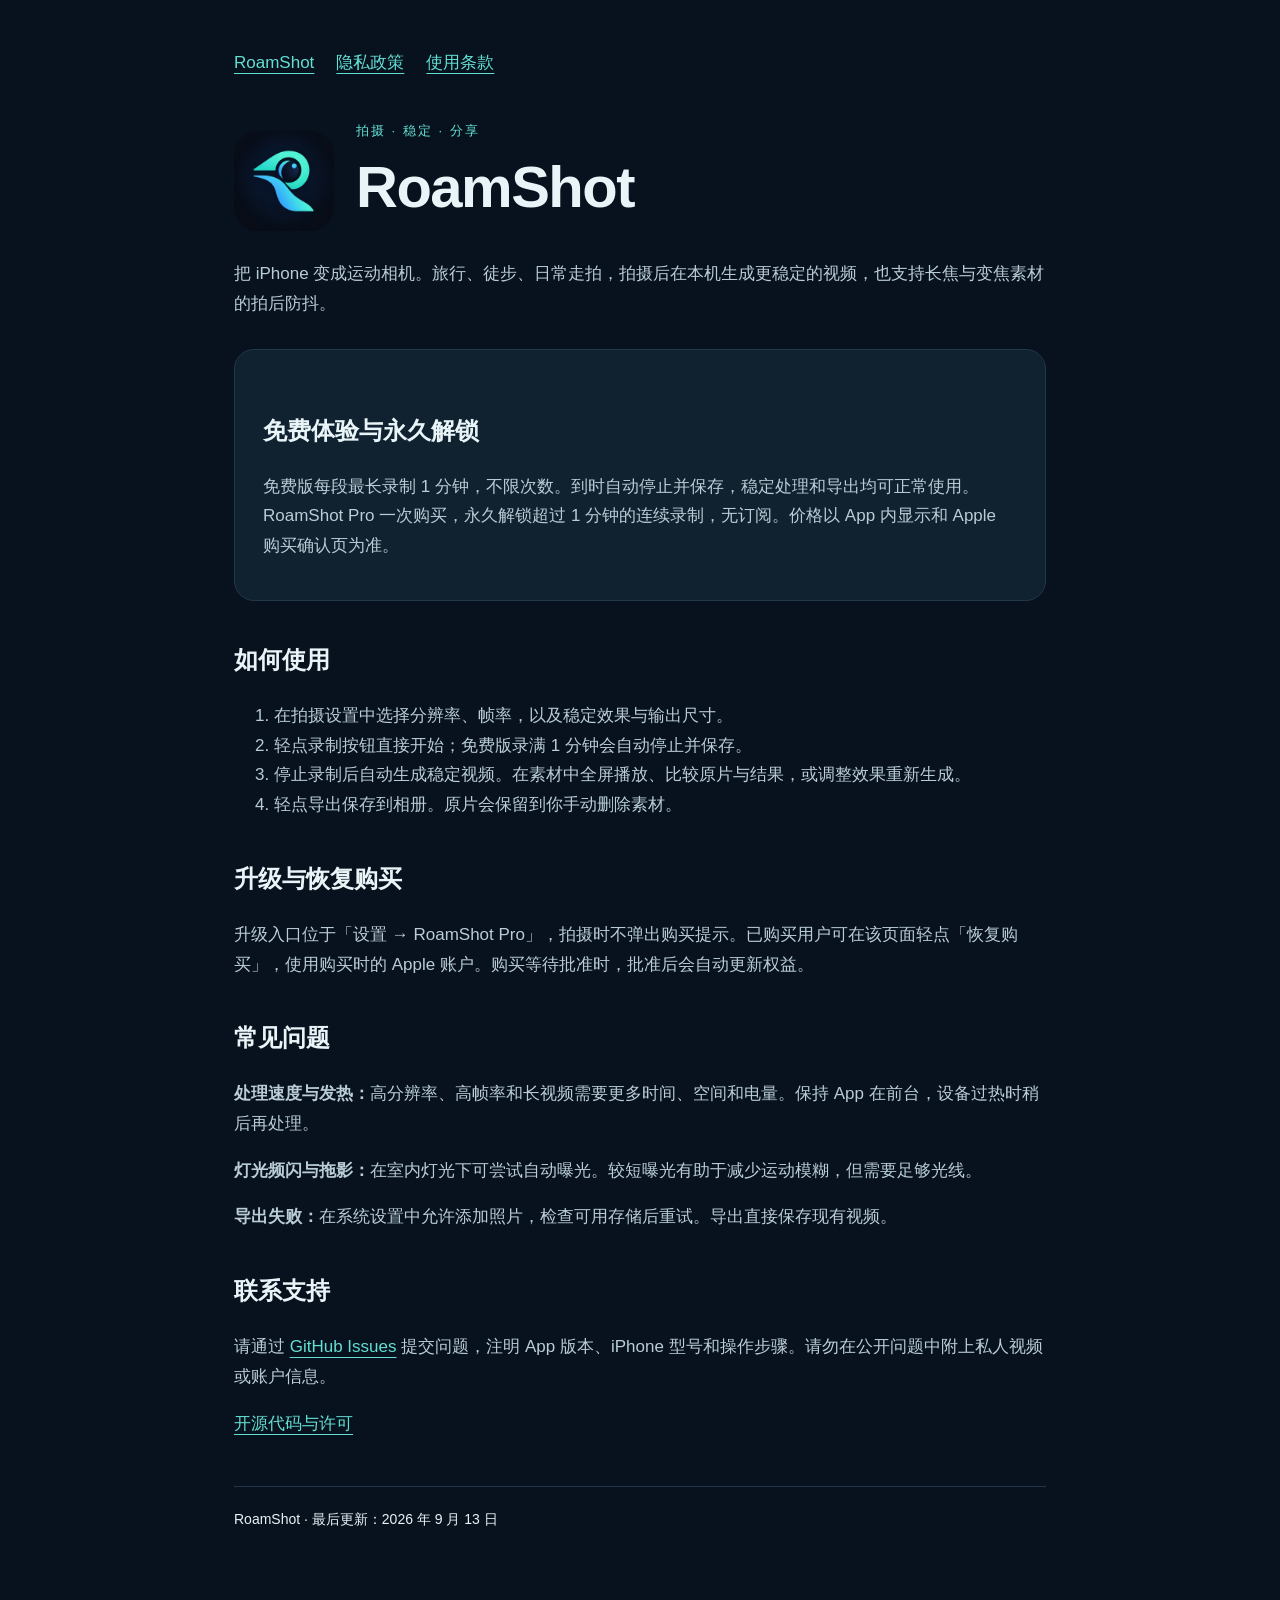
<file: index.html>
<!doctype html><html lang="zh-CN"><meta charset="utf-8"><meta name="viewport" content="width=device-width, initial-scale=1"><title>RoamShot · 支持与帮助</title><link rel="stylesheet" href="style.css"><nav><a href="index.html">RoamShot</a><a href="privacy.html">隐私政策</a><a href="terms.html">使用条款</a></nav><main><div class="brand"><img class="icon" src="icon.png" alt="RoamShot 图标"><div><div class="tag">拍摄 · 稳定 · 分享</div><h1>RoamShot</h1></div></div><p>把 iPhone 变成运动相机。旅行、徒步、日常走拍，拍摄后在本机生成更稳定的视频，也支持长焦与变焦素材的拍后防抖。</p><section><h2>免费体验与永久解锁</h2><p>免费版每段最长录制 1 分钟，不限次数。到时自动停止并保存，稳定处理和导出均可正常使用。RoamShot Pro 一次购买，永久解锁超过 1 分钟的连续录制，无订阅。价格以 App 内显示和 Apple 购买确认页为准。</p></section><h2>如何使用</h2><ol><li>在拍摄设置中选择分辨率、帧率，以及稳定效果与输出尺寸。</li><li>轻点录制按钮直接开始；免费版录满 1 分钟会自动停止并保存。</li><li>停止录制后自动生成稳定视频。在素材中全屏播放、比较原片与结果，或调整效果重新生成。</li><li>轻点导出保存到相册。原片会保留到你手动删除素材。</li></ol><h2>升级与恢复购买</h2><p>升级入口位于「设置 → RoamShot Pro」，拍摄时不弹出购买提示。已购买用户可在该页面轻点「恢复购买」，使用购买时的 Apple 账户。购买等待批准时，批准后会自动更新权益。</p><h2>常见问题</h2><p><strong>处理速度与发热：</strong>高分辨率、高帧率和长视频需要更多时间、空间和电量。保持 App 在前台，设备过热时稍后再处理。</p><p><strong>灯光频闪与拖影：</strong>在室内灯光下可尝试自动曝光。较短曝光有助于减少运动模糊，但需要足够光线。</p><p><strong>导出失败：</strong>在系统设置中允许添加照片，检查可用存储后重试。导出直接保存现有视频。</p><h2>联系支持</h2><p>请通过 <a href="https://github.com/ydsf16/ios_action_camera/issues">GitHub Issues</a> 提交问题，注明 App 版本、iPhone 型号和操作步骤。请勿在公开问题中附上私人视频或账户信息。</p><p><a href="https://github.com/ydsf16/ios_action_camera">开源代码与许可</a></p></main><footer>RoamShot · 最后更新：2026 年 9 月 13 日</footer></html>
</file>
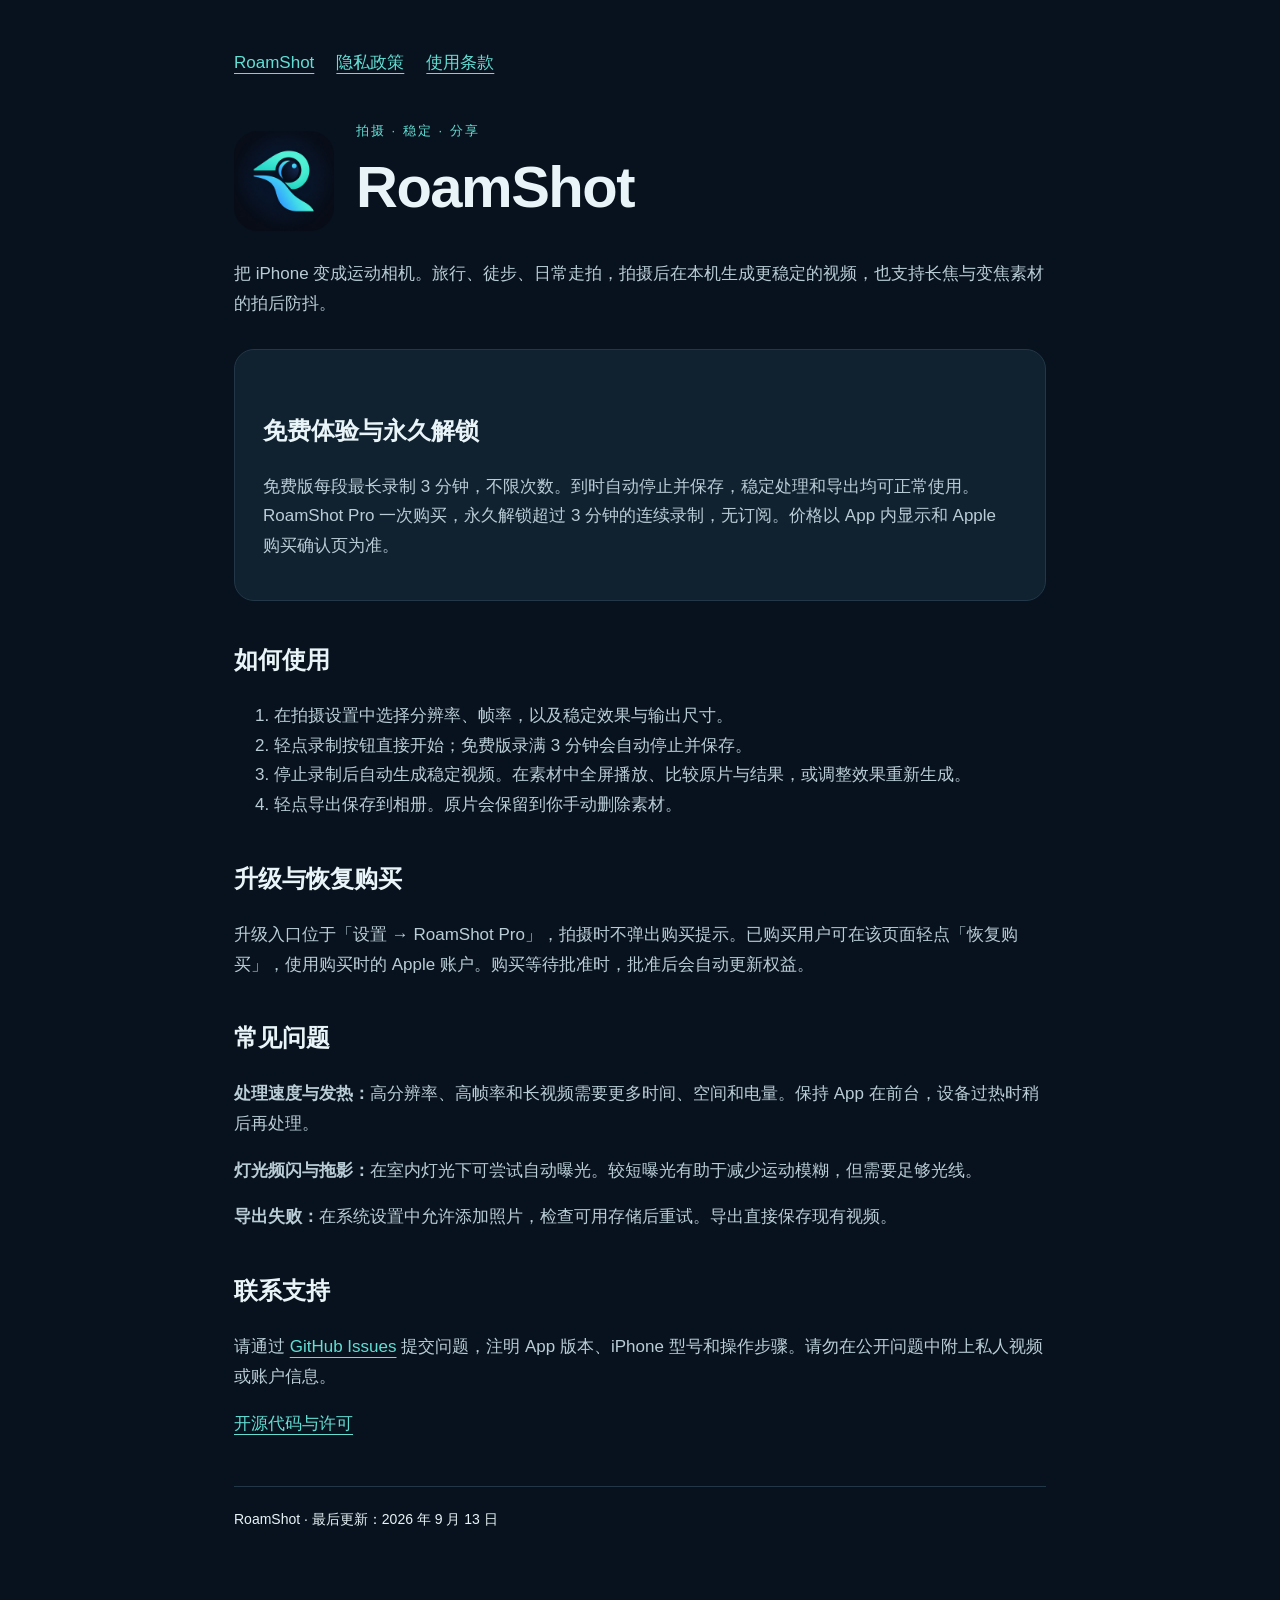
<file: docs/site/index.html>
<!doctype html><html lang="zh-CN"><meta charset="utf-8"><meta name="viewport" content="width=device-width, initial-scale=1"><title>RoamShot · 支持与帮助</title><link rel="stylesheet" href="style.css"><nav><a href="index.html">RoamShot</a><a href="privacy.html">隐私政策</a><a href="terms.html">使用条款</a></nav><main><div class="brand"><img class="icon" src="icon.png" alt="RoamShot 图标"><div><div class="tag">拍摄 · 稳定 · 分享</div><h1>RoamShot</h1></div></div><p>把 iPhone 变成运动相机。旅行、徒步、日常走拍，拍摄后在本机生成更稳定的视频，也支持长焦与变焦素材的拍后防抖。</p><section><h2>免费体验与永久解锁</h2><p>免费版每段最长录制 3 分钟，不限次数。到时自动停止并保存，稳定处理和导出均可正常使用。RoamShot Pro 一次购买，永久解锁超过 3 分钟的连续录制，无订阅。价格以 App 内显示和 Apple 购买确认页为准。</p></section><h2>如何使用</h2><ol><li>在拍摄设置中选择分辨率、帧率，以及稳定效果与输出尺寸。</li><li>轻点录制按钮直接开始；免费版录满 3 分钟会自动停止并保存。</li><li>停止录制后自动生成稳定视频。在素材中全屏播放、比较原片与结果，或调整效果重新生成。</li><li>轻点导出保存到相册。原片会保留到你手动删除素材。</li></ol><h2>升级与恢复购买</h2><p>升级入口位于「设置 → RoamShot Pro」，拍摄时不弹出购买提示。已购买用户可在该页面轻点「恢复购买」，使用购买时的 Apple 账户。购买等待批准时，批准后会自动更新权益。</p><h2>常见问题</h2><p><strong>处理速度与发热：</strong>高分辨率、高帧率和长视频需要更多时间、空间和电量。保持 App 在前台，设备过热时稍后再处理。</p><p><strong>灯光频闪与拖影：</strong>在室内灯光下可尝试自动曝光。较短曝光有助于减少运动模糊，但需要足够光线。</p><p><strong>导出失败：</strong>在系统设置中允许添加照片，检查可用存储后重试。导出直接保存现有视频。</p><h2>联系支持</h2><p>请通过 <a href="https://github.com/ydsf16/ios_action_camera/issues">GitHub Issues</a> 提交问题，注明 App 版本、iPhone 型号和操作步骤。请勿在公开问题中附上私人视频或账户信息。</p><p><a href="https://github.com/ydsf16/ios_action_camera">开源代码与许可</a></p></main><footer>RoamShot · 最后更新：2026 年 9 月 13 日</footer></html>
</file>
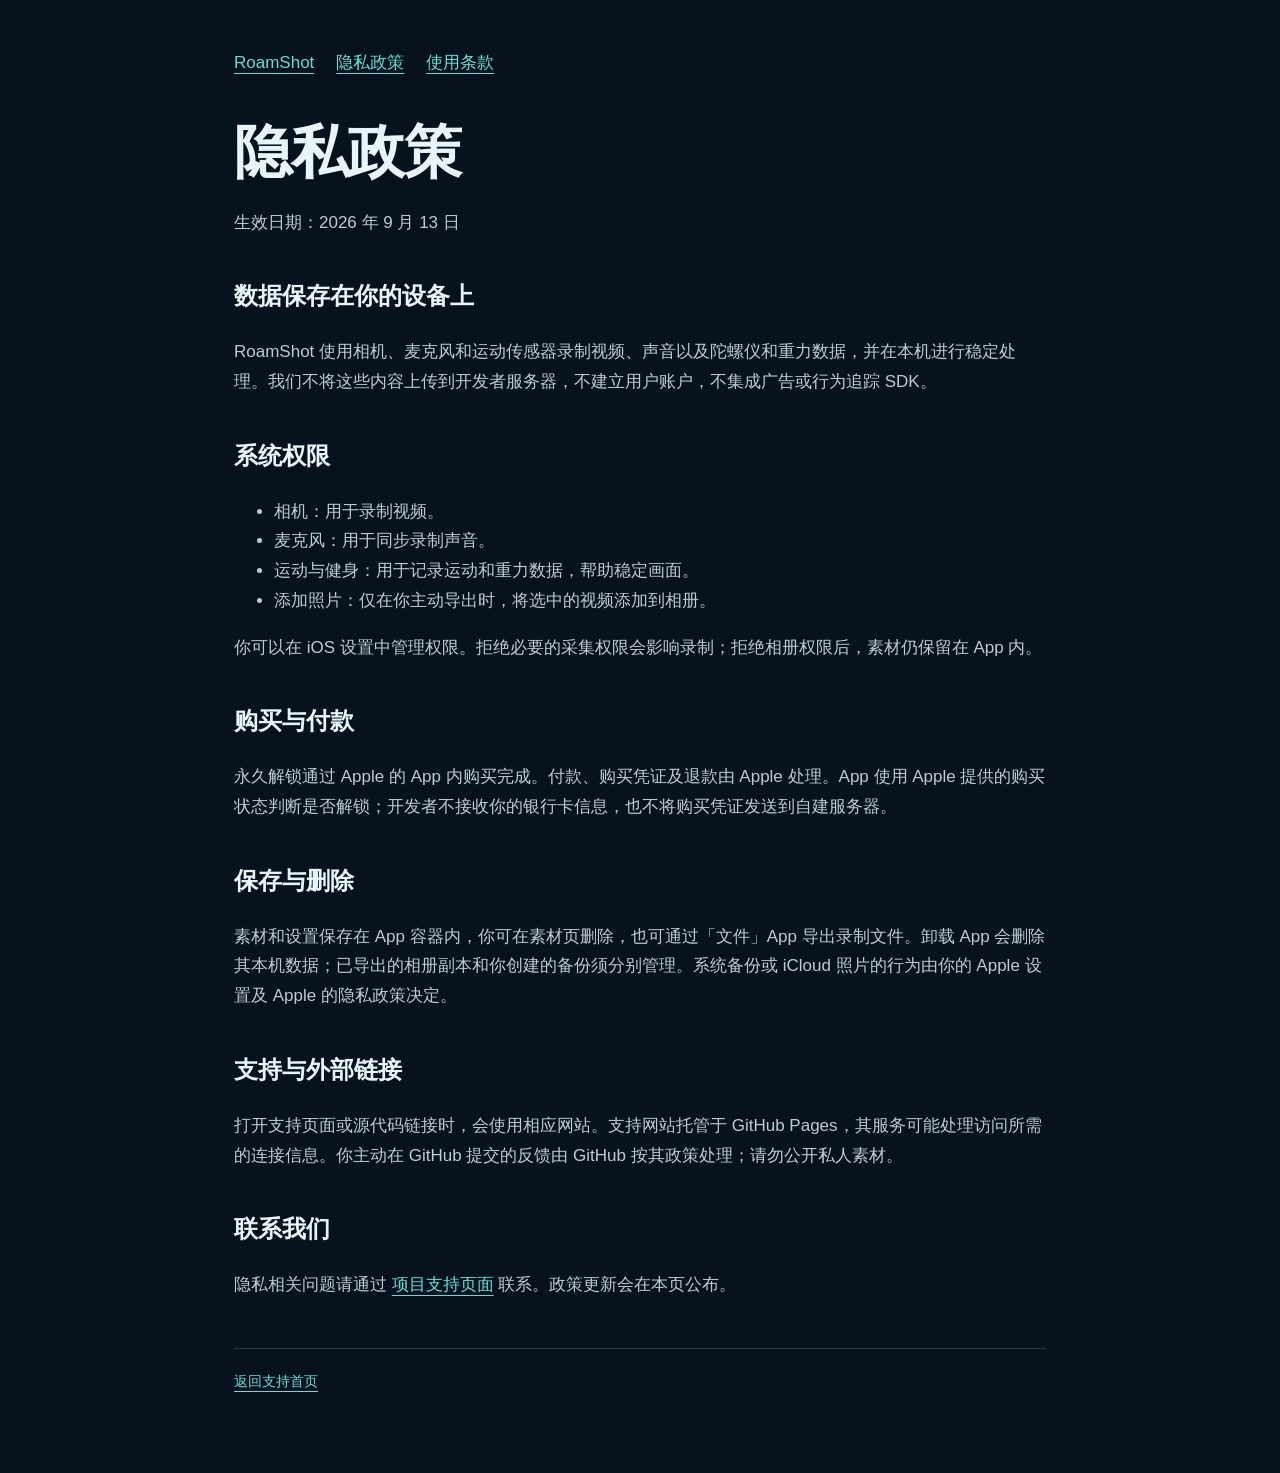
<file: privacy.html>
<!doctype html><html lang="zh-CN"><meta charset="utf-8"><meta name="viewport" content="width=device-width, initial-scale=1"><title>RoamShot 隐私政策</title><link rel="stylesheet" href="style.css"><nav><a href="index.html">RoamShot</a><a href="privacy.html">隐私政策</a><a href="terms.html">使用条款</a></nav><main><h1>隐私政策</h1><p>生效日期：2026 年 9 月 13 日</p><h2>数据保存在你的设备上</h2><p>RoamShot 使用相机、麦克风和运动传感器录制视频、声音以及陀螺仪和重力数据，并在本机进行稳定处理。我们不将这些内容上传到开发者服务器，不建立用户账户，不集成广告或行为追踪 SDK。</p><h2>系统权限</h2><ul><li>相机：用于录制视频。</li><li>麦克风：用于同步录制声音。</li><li>运动与健身：用于记录运动和重力数据，帮助稳定画面。</li><li>添加照片：仅在你主动导出时，将选中的视频添加到相册。</li></ul><p>你可以在 iOS 设置中管理权限。拒绝必要的采集权限会影响录制；拒绝相册权限后，素材仍保留在 App 内。</p><h2>购买与付款</h2><p>永久解锁通过 Apple 的 App 内购买完成。付款、购买凭证及退款由 Apple 处理。App 使用 Apple 提供的购买状态判断是否解锁；开发者不接收你的银行卡信息，也不将购买凭证发送到自建服务器。</p><h2>保存与删除</h2><p>素材和设置保存在 App 容器内，你可在素材页删除，也可通过「文件」App 导出录制文件。卸载 App 会删除其本机数据；已导出的相册副本和你创建的备份须分别管理。系统备份或 iCloud 照片的行为由你的 Apple 设置及 Apple 的隐私政策决定。</p><h2>支持与外部链接</h2><p>打开支持页面或源代码链接时，会使用相应网站。支持网站托管于 GitHub Pages，其服务可能处理访问所需的连接信息。你主动在 GitHub 提交的反馈由 GitHub 按其政策处理；请勿公开私人素材。</p><h2>联系我们</h2><p>隐私相关问题请通过 <a href="https://github.com/ydsf16/ios_action_camera/issues">项目支持页面</a> 联系。政策更新会在本页公布。</p></main><footer><a href="index.html">返回支持首页</a></footer></html>
</file>
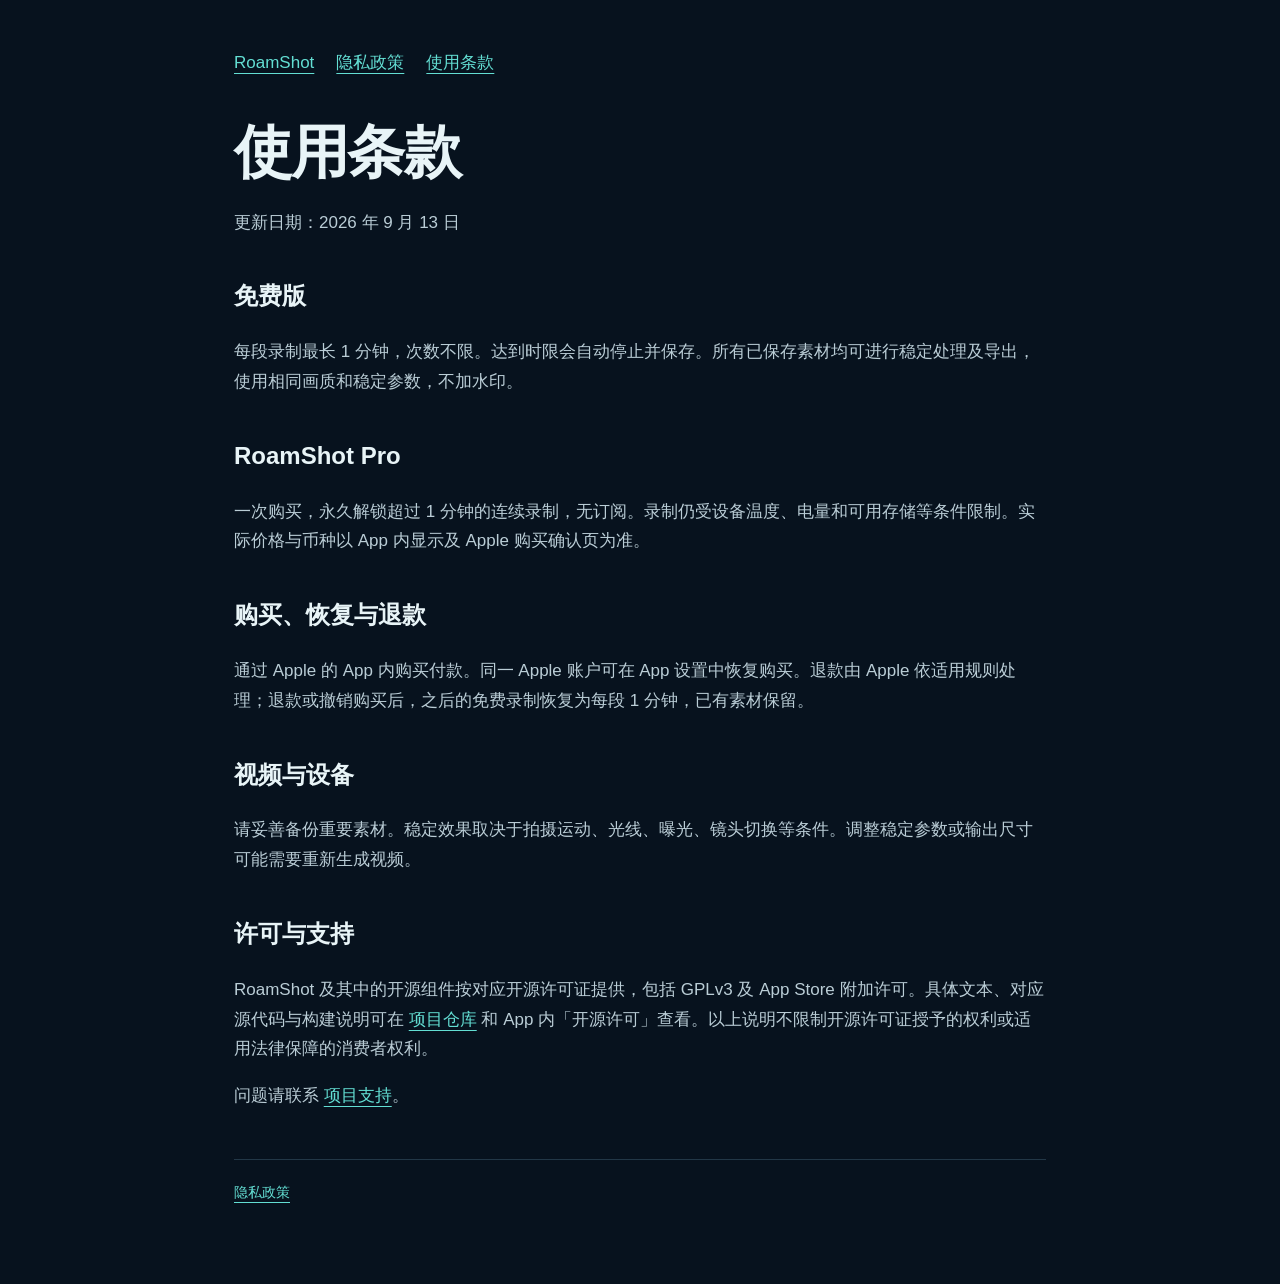
<file: terms.html>
<!doctype html><html lang="zh-CN"><meta charset="utf-8"><meta name="viewport" content="width=device-width, initial-scale=1"><title>RoamShot 使用条款</title><link rel="stylesheet" href="style.css"><nav><a href="index.html">RoamShot</a><a href="privacy.html">隐私政策</a><a href="terms.html">使用条款</a></nav><main><h1>使用条款</h1><p>更新日期：2026 年 9 月 13 日</p><h2>免费版</h2><p>每段录制最长 1 分钟，次数不限。达到时限会自动停止并保存。所有已保存素材均可进行稳定处理及导出，使用相同画质和稳定参数，不加水印。</p><h2>RoamShot Pro</h2><p>一次购买，永久解锁超过 1 分钟的连续录制，无订阅。录制仍受设备温度、电量和可用存储等条件限制。实际价格与币种以 App 内显示及 Apple 购买确认页为准。</p><h2>购买、恢复与退款</h2><p>通过 Apple 的 App 内购买付款。同一 Apple 账户可在 App 设置中恢复购买。退款由 Apple 依适用规则处理；退款或撤销购买后，之后的免费录制恢复为每段 1 分钟，已有素材保留。</p><h2>视频与设备</h2><p>请妥善备份重要素材。稳定效果取决于拍摄运动、光线、曝光、镜头切换等条件。调整稳定参数或输出尺寸可能需要重新生成视频。</p><h2>许可与支持</h2><p>RoamShot 及其中的开源组件按对应开源许可证提供，包括 GPLv3 及 App Store 附加许可。具体文本、对应源代码与构建说明可在 <a href="https://github.com/ydsf16/ios_action_camera">项目仓库</a> 和 App 内「开源许可」查看。以上说明不限制开源许可证授予的权利或适用法律保障的消费者权利。</p><p>问题请联系 <a href="https://github.com/ydsf16/ios_action_camera/issues">项目支持</a>。</p></main><footer><a href="privacy.html">隐私政策</a></footer></html>
</file>
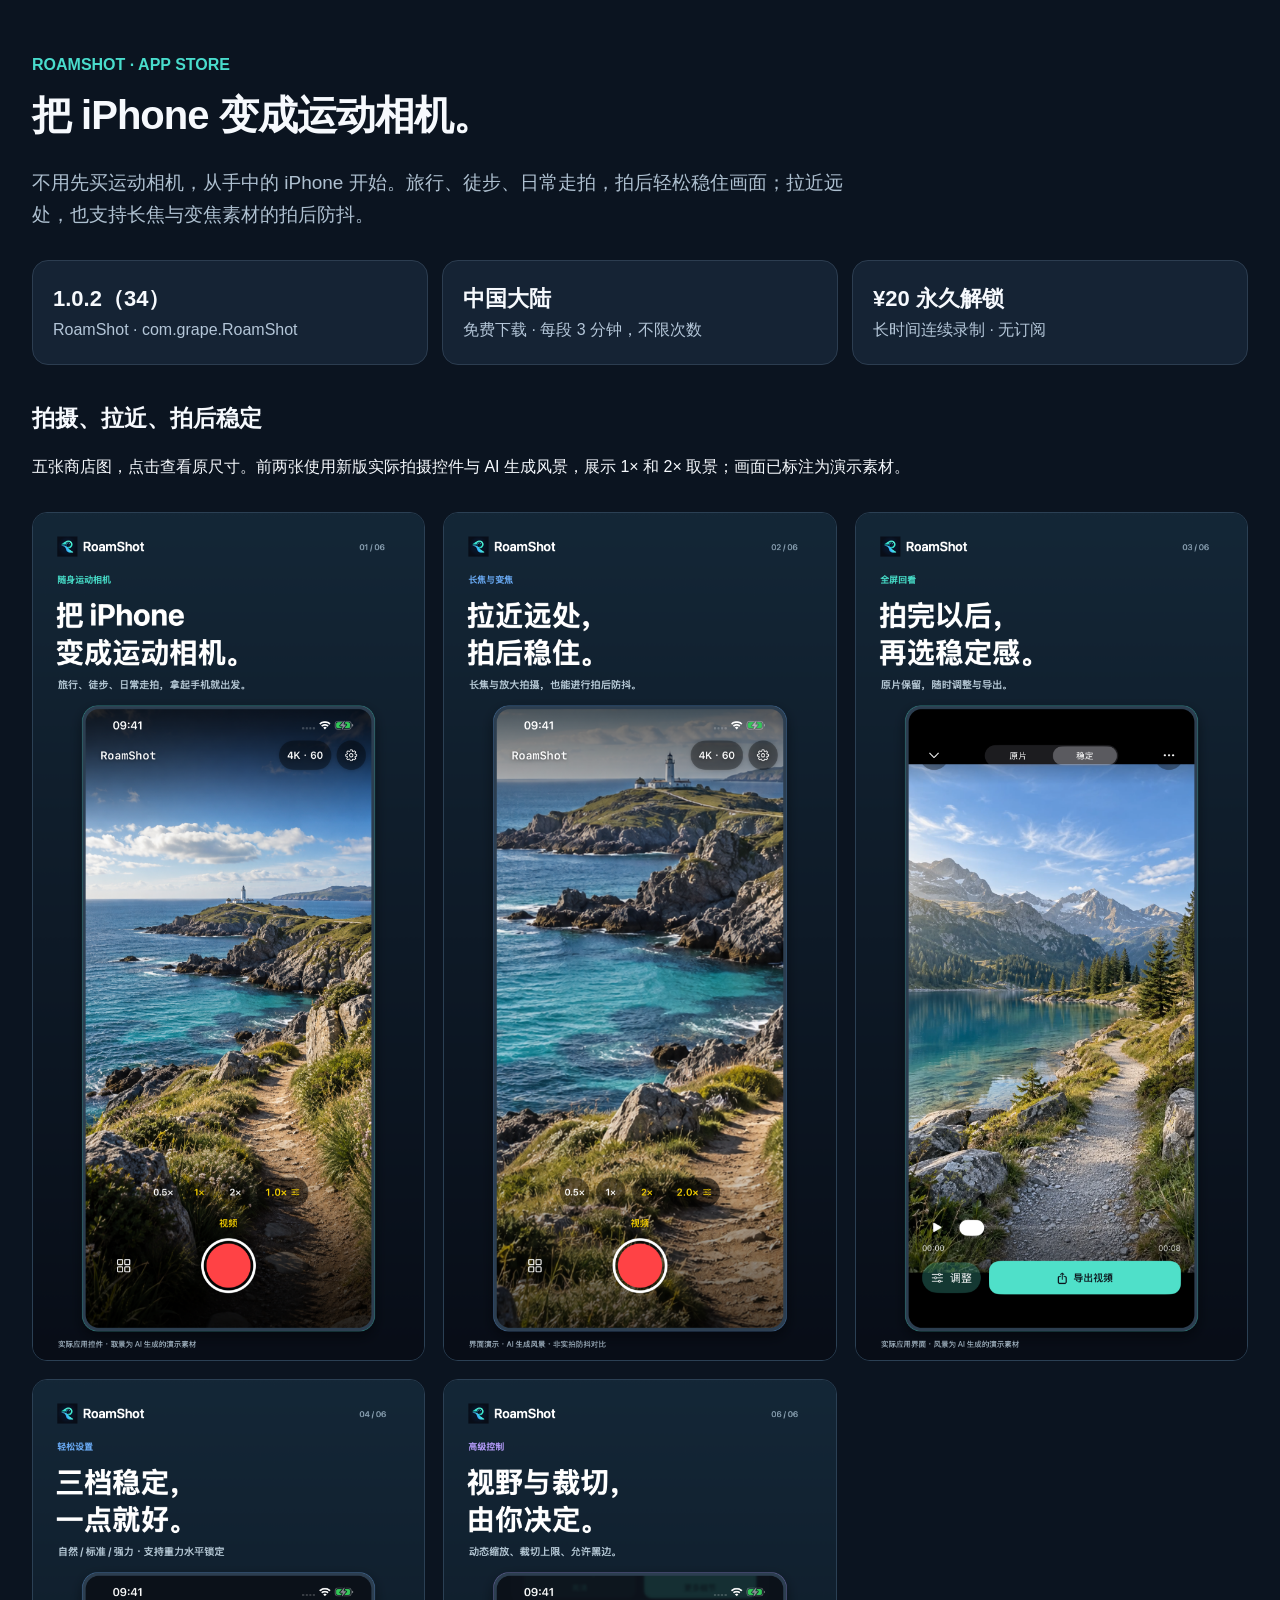
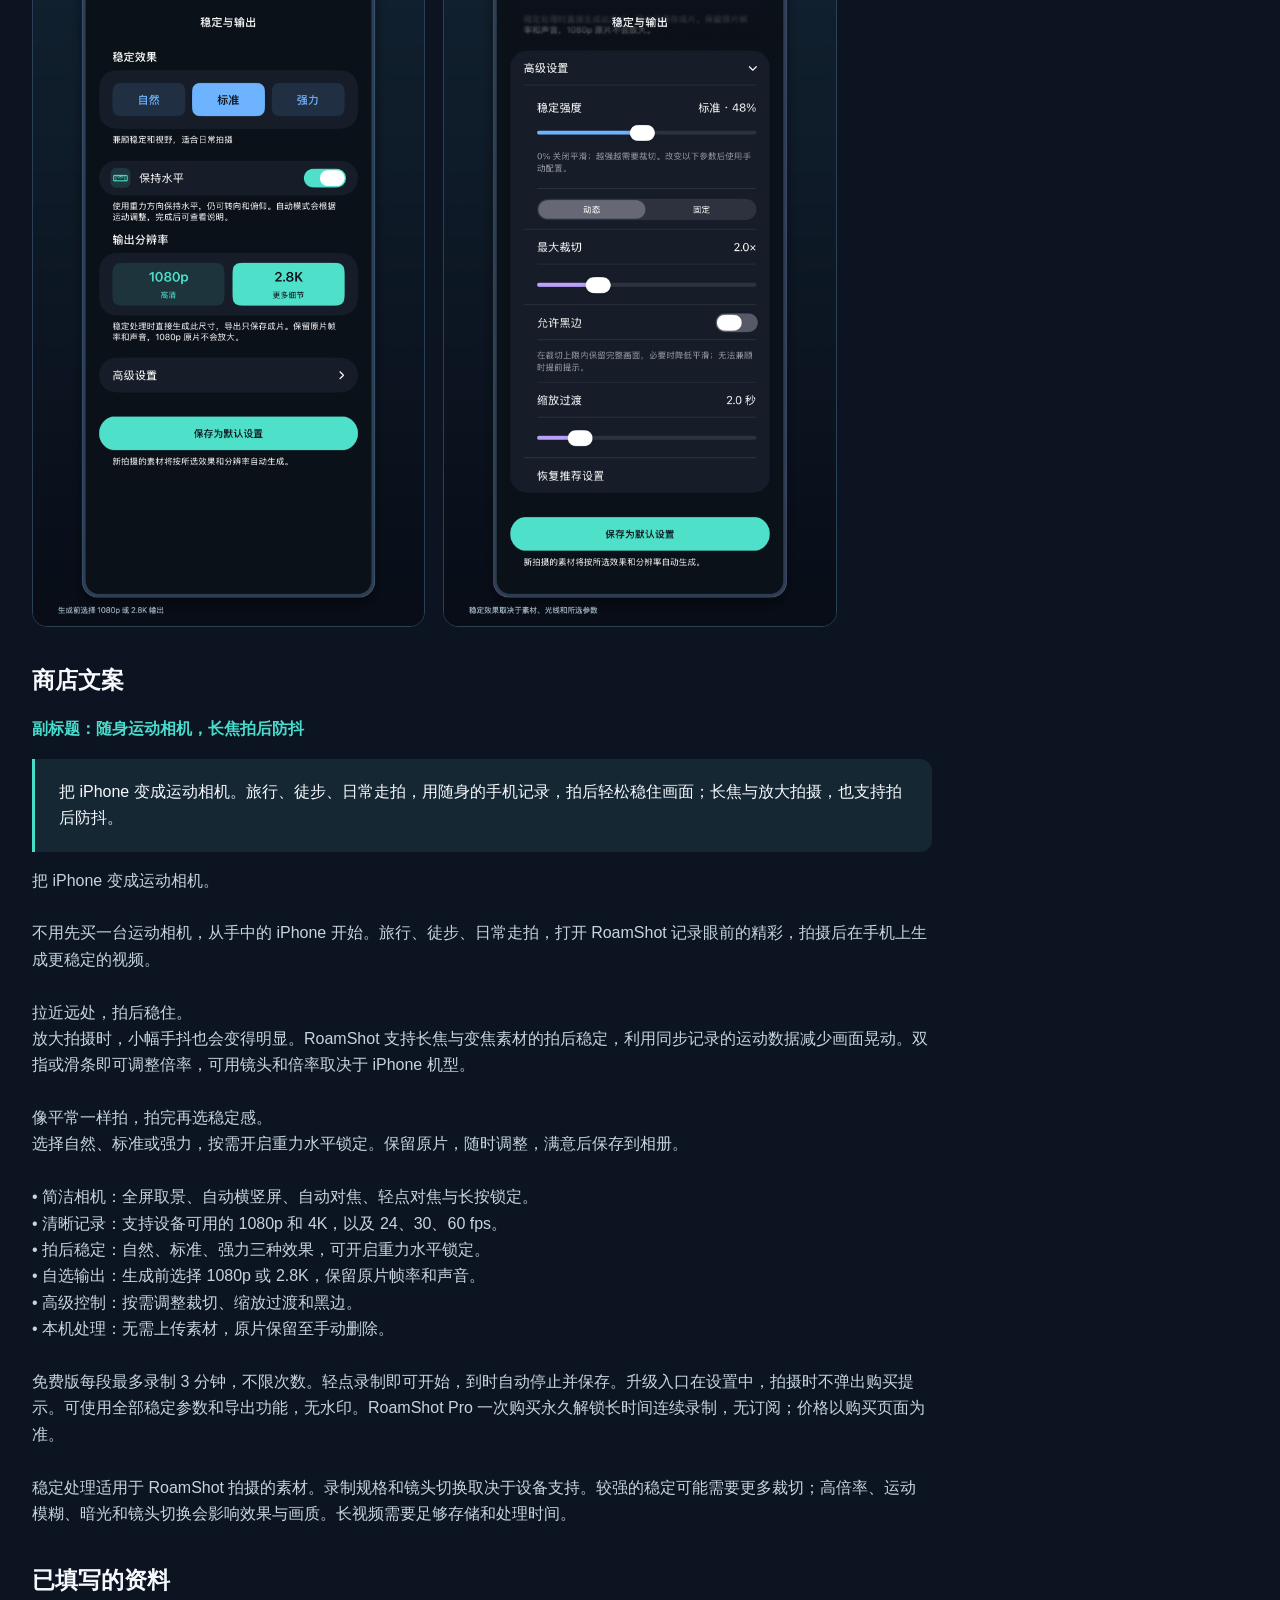
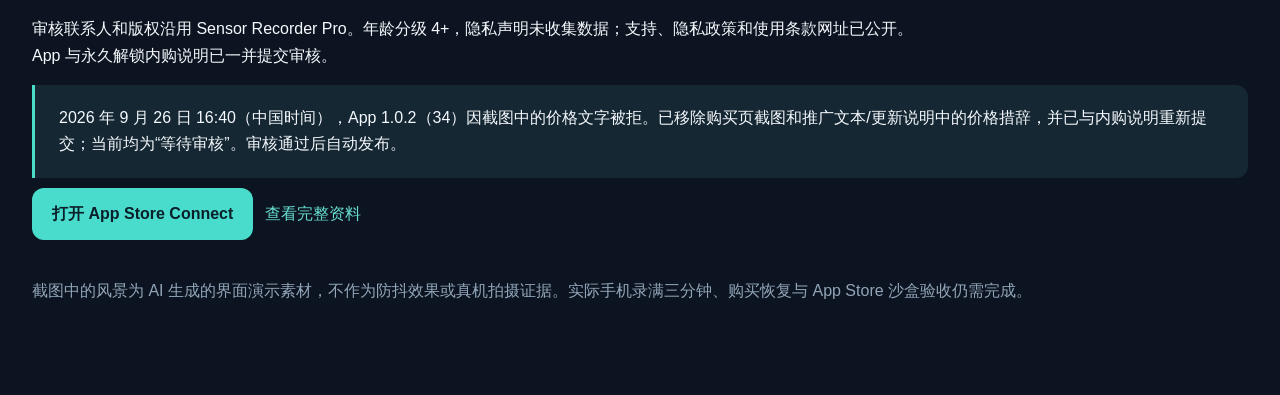
<file: docs/app-store/review.html>
<!doctype html><html lang="zh-CN"><meta charset="utf-8"><meta name="viewport" content="width=device-width,initial-scale=1"><title>RoamShot 上架预览</title><style>
*{box-sizing:border-box}body{margin:0;background:#0b1420;color:#f6f9fd;font:16px/1.65 -apple-system,BlinkMacSystemFont,"PingFang SC",sans-serif}main{max-width:1400px;margin:auto;padding:52px 32px}h1{font-size:40px;letter-spacing:-1px;margin:4px 0 12px}h2{font-size:23px;margin:35px 0 14px}.tag{color:#49dccc;font-weight:650}.lead{color:#aec0d0;font-size:19px;max-width:820px}.shot-plan{display:grid;grid-template-columns:repeat(2,1fr);gap:18px}.shot-plan>div{padding:25px;border:1px dashed #476478;border-radius:16px;background:#152334}.shot-plan h3{font-size:26px;margin:12px 0}.shot-plan p{color:#b4c6d8;margin:0}.cards{display:grid;grid-template-columns:repeat(3,1fr);gap:18px;margin-top:32px}.cards img{display:block;width:100%;border-radius:15px;border:1px solid #2b4054}.cards a:hover{transform:translateY(-4px)}a{color:#67ddd0;text-decoration:none;transition:.2s}.summary{display:grid;grid-template-columns:repeat(3,1fr);gap:14px;margin:30px 0}.summary div{padding:20px;background:#152334;border:1px solid #2c3d50;border-radius:16px}.summary b{display:block;font-size:22px}.summary span{color:#b4c6d8}.notice{padding:20px 24px;border-left:3px solid #4bdcc8;background:#142733;border-radius:0 12px 12px 0}p{max-width:900px}.copy{white-space:pre-line;color:#c6d4df}footer{margin:38px 0;color:#92a5b8}button,.action{display:inline-block;padding:13px 20px;border-radius:12px;background:#49dccc;color:#09202a;font-weight:700;margin:10px 12px 0 0}@media(max-width:900px){.cards{grid-template-columns:repeat(2,1fr)}.summary{grid-template-columns:1fr}}@media(max-width:500px){.shot-plan{grid-template-columns:1fr}main{padding:28px 18px}.cards{gap:10px}h1{font-size:31px}}
</style><main><div class="tag">ROAMSHOT · APP STORE</div><h1>把 iPhone 变成运动相机。</h1><p class="lead">不用先买运动相机，从手中的 iPhone 开始。旅行、徒步、日常走拍，拍后轻松稳住画面；拉近远处，也支持长焦与变焦素材的拍后防抖。</p>
<div class="summary"><div><b>1.0.2（34）</b><span>RoamShot · com.grape.RoamShot</span></div><div><b>中国大陆</b><span>免费下载 · 每段 3 分钟，不限次数</span></div><div><b>¥20 永久解锁</b><span>长时间连续录制 · 无订阅</span></div></div>
<h2>拍摄、拉近、拍后稳定</h2><p>五张商店图，点击查看原尺寸。前两张使用新版实际拍摄控件与 AI 生成风景，展示 1× 和 2× 取景；画面已标注为演示素材。</p><div class="cards"><a href="screenshots/store/01-capture.png"><img src="screenshots/store/01-capture.png" alt="随身运动相机"></a><a href="screenshots/store/02-zoom.png"><img src="screenshots/store/02-zoom.png" alt="长焦与放大拍摄"></a><a href="screenshots/store/03-playback.png"><img src="screenshots/store/03-playback.png" alt="全屏回看"></a><a href="screenshots/store/04-simple.png"><img src="screenshots/store/04-simple.png" alt="轻松设置"></a><a href="screenshots/store/06-controls.png"><img src="screenshots/store/06-controls.png" alt="高级控制"></a></div>
<h2>商店文案</h2><p class="tag">副标题：随身运动相机，长焦拍后防抖</p><p class="notice">把 iPhone 变成运动相机。旅行、徒步、日常走拍，用随身的手机记录，拍后轻松稳住画面；长焦与放大拍摄，也支持拍后防抖。</p><p class="copy">把 iPhone 变成运动相机。

不用先买一台运动相机，从手中的 iPhone 开始。旅行、徒步、日常走拍，打开 RoamShot 记录眼前的精彩，拍摄后在手机上生成更稳定的视频。

拉近远处，拍后稳住。
放大拍摄时，小幅手抖也会变得明显。RoamShot 支持长焦与变焦素材的拍后稳定，利用同步记录的运动数据减少画面晃动。双指或滑条即可调整倍率，可用镜头和倍率取决于 iPhone 机型。

像平常一样拍，拍完再选稳定感。
选择自然、标准或强力，按需开启重力水平锁定。保留原片，随时调整，满意后保存到相册。

• 简洁相机：全屏取景、自动横竖屏、自动对焦、轻点对焦与长按锁定。
• 清晰记录：支持设备可用的 1080p 和 4K，以及 24、30、60 fps。
• 拍后稳定：自然、标准、强力三种效果，可开启重力水平锁定。
• 自选输出：生成前选择 1080p 或 2.8K，保留原片帧率和声音。
• 高级控制：按需调整裁切、缩放过渡和黑边。
• 本机处理：无需上传素材，原片保留至手动删除。

免费版每段最多录制 3 分钟，不限次数。轻点录制即可开始，到时自动停止并保存。升级入口在设置中，拍摄时不弹出购买提示。可使用全部稳定参数和导出功能，无水印。RoamShot Pro 一次购买永久解锁长时间连续录制，无订阅；价格以购买页面为准。

稳定处理适用于 RoamShot 拍摄的素材。录制规格和镜头切换取决于设备支持。较强的稳定可能需要更多裁切；高倍率、运动模糊、暗光和镜头切换会影响效果与画质。长视频需要足够存储和处理时间。</p>
<h2>已填写的资料</h2><p>审核联系人和版权沿用 Sensor Recorder Pro。年龄分级 4+，隐私声明未收集数据；支持、隐私政策和使用条款网址已公开。App 与永久解锁内购说明已一并提交审核。</p><div class="notice">2026 年 9 月 26 日 16:40（中国时间），App 1.0.2（34）因截图中的价格文字被拒。已移除购买页截图和推广文本/更新说明中的价格措辞，并已与内购说明重新提交；当前均为“等待审核”。审核通过后自动发布。</div><a class="action" href="https://appstoreconnect.apple.com/apps/6811549990/distribution/ios/version/inflight">打开 App Store Connect</a><a href="metadata-zh-Hans.md">查看完整资料</a><footer>截图中的风景为 AI 生成的界面演示素材，不作为防抖效果或真机拍摄证据。实际手机录满三分钟、购买恢复与 App Store 沙盒验收仍需完成。</footer></main></html>
</file>
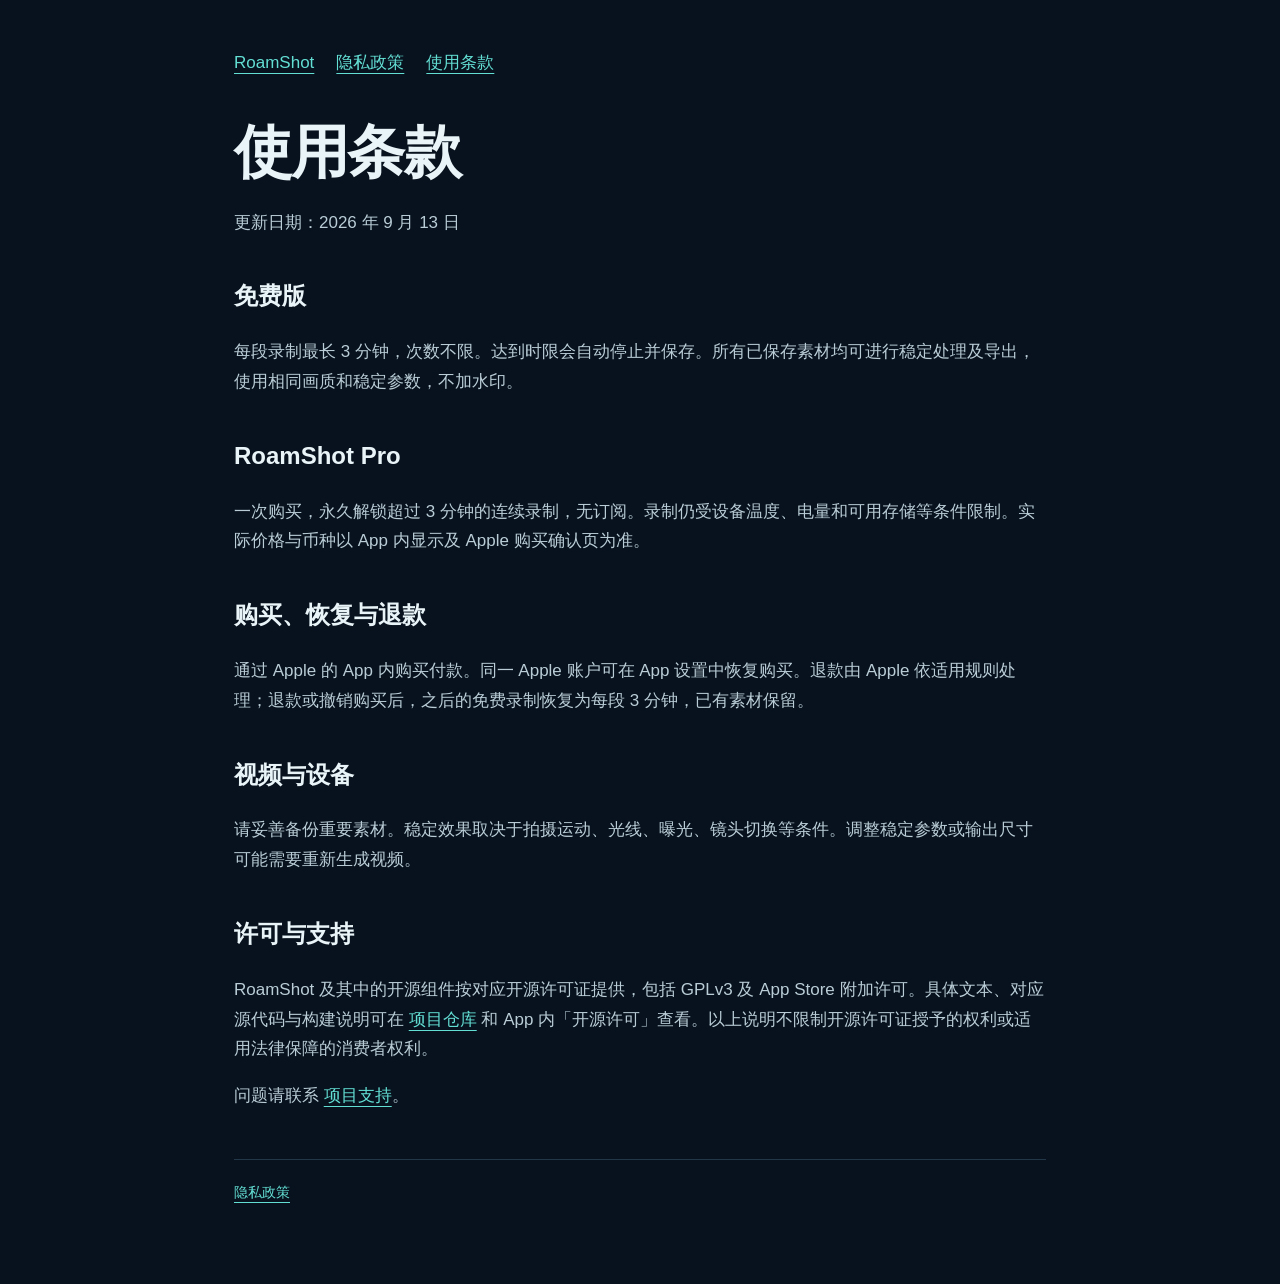
<file: docs/site/terms.html>
<!doctype html><html lang="zh-CN"><meta charset="utf-8"><meta name="viewport" content="width=device-width, initial-scale=1"><title>RoamShot 使用条款</title><link rel="stylesheet" href="style.css"><nav><a href="index.html">RoamShot</a><a href="privacy.html">隐私政策</a><a href="terms.html">使用条款</a></nav><main><h1>使用条款</h1><p>更新日期：2026 年 9 月 13 日</p><h2>免费版</h2><p>每段录制最长 3 分钟，次数不限。达到时限会自动停止并保存。所有已保存素材均可进行稳定处理及导出，使用相同画质和稳定参数，不加水印。</p><h2>RoamShot Pro</h2><p>一次购买，永久解锁超过 3 分钟的连续录制，无订阅。录制仍受设备温度、电量和可用存储等条件限制。实际价格与币种以 App 内显示及 Apple 购买确认页为准。</p><h2>购买、恢复与退款</h2><p>通过 Apple 的 App 内购买付款。同一 Apple 账户可在 App 设置中恢复购买。退款由 Apple 依适用规则处理；退款或撤销购买后，之后的免费录制恢复为每段 3 分钟，已有素材保留。</p><h2>视频与设备</h2><p>请妥善备份重要素材。稳定效果取决于拍摄运动、光线、曝光、镜头切换等条件。调整稳定参数或输出尺寸可能需要重新生成视频。</p><h2>许可与支持</h2><p>RoamShot 及其中的开源组件按对应开源许可证提供，包括 GPLv3 及 App Store 附加许可。具体文本、对应源代码与构建说明可在 <a href="https://github.com/ydsf16/ios_action_camera">项目仓库</a> 和 App 内「开源许可」查看。以上说明不限制开源许可证授予的权利或适用法律保障的消费者权利。</p><p>问题请联系 <a href="https://github.com/ydsf16/ios_action_camera/issues">项目支持</a>。</p></main><footer><a href="privacy.html">隐私政策</a></footer></html>
</file>
<file: style.css>
:root{color-scheme:dark;font:17px/1.75 -apple-system,BlinkMacSystemFont,"Segoe UI",sans-serif;color:#e8f4f7;background:#07121e}*{box-sizing:border-box}body{max-width:860px;margin:auto;padding:48px 24px 80px}nav{display:flex;gap:22px;flex-wrap:wrap;margin-bottom:42px}a{color:#63ded3;text-decoration-thickness:1px;text-underline-offset:5px}h1{font-size:clamp(36px,6vw,58px);line-height:1.1;letter-spacing:-1.5px;margin:12px 0 24px}h2{font-size:24px;margin-top:38px}p,li{color:#bacdd6}.brand{display:flex;align-items:center;gap:22px}.icon{width:100px;height:100px;border-radius:24px}.tag{color:#63ded3;letter-spacing:2px;font-size:13px}section{background:#102130;border:1px solid #223747;border-radius:20px;padding:22px 28px;margin:30px 0}footer{border-top:1px solid #223747;margin-top:48px;padding-top:20px;font-size:14px}
</file>
<file: docs/site/style.css>
:root{color-scheme:dark;font:17px/1.75 -apple-system,BlinkMacSystemFont,"Segoe UI",sans-serif;color:#e8f4f7;background:#07121e}*{box-sizing:border-box}body{max-width:860px;margin:auto;padding:48px 24px 80px}nav{display:flex;gap:22px;flex-wrap:wrap;margin-bottom:42px}a{color:#63ded3;text-decoration-thickness:1px;text-underline-offset:5px}h1{font-size:clamp(36px,6vw,58px);line-height:1.1;letter-spacing:-1.5px;margin:12px 0 24px}h2{font-size:24px;margin-top:38px}p,li{color:#bacdd6}.brand{display:flex;align-items:center;gap:22px}.icon{width:100px;height:100px;border-radius:24px}.tag{color:#63ded3;letter-spacing:2px;font-size:13px}section{background:#102130;border:1px solid #223747;border-radius:20px;padding:22px 28px;margin:30px 0}footer{border-top:1px solid #223747;margin-top:48px;padding-top:20px;font-size:14px}
</file>
